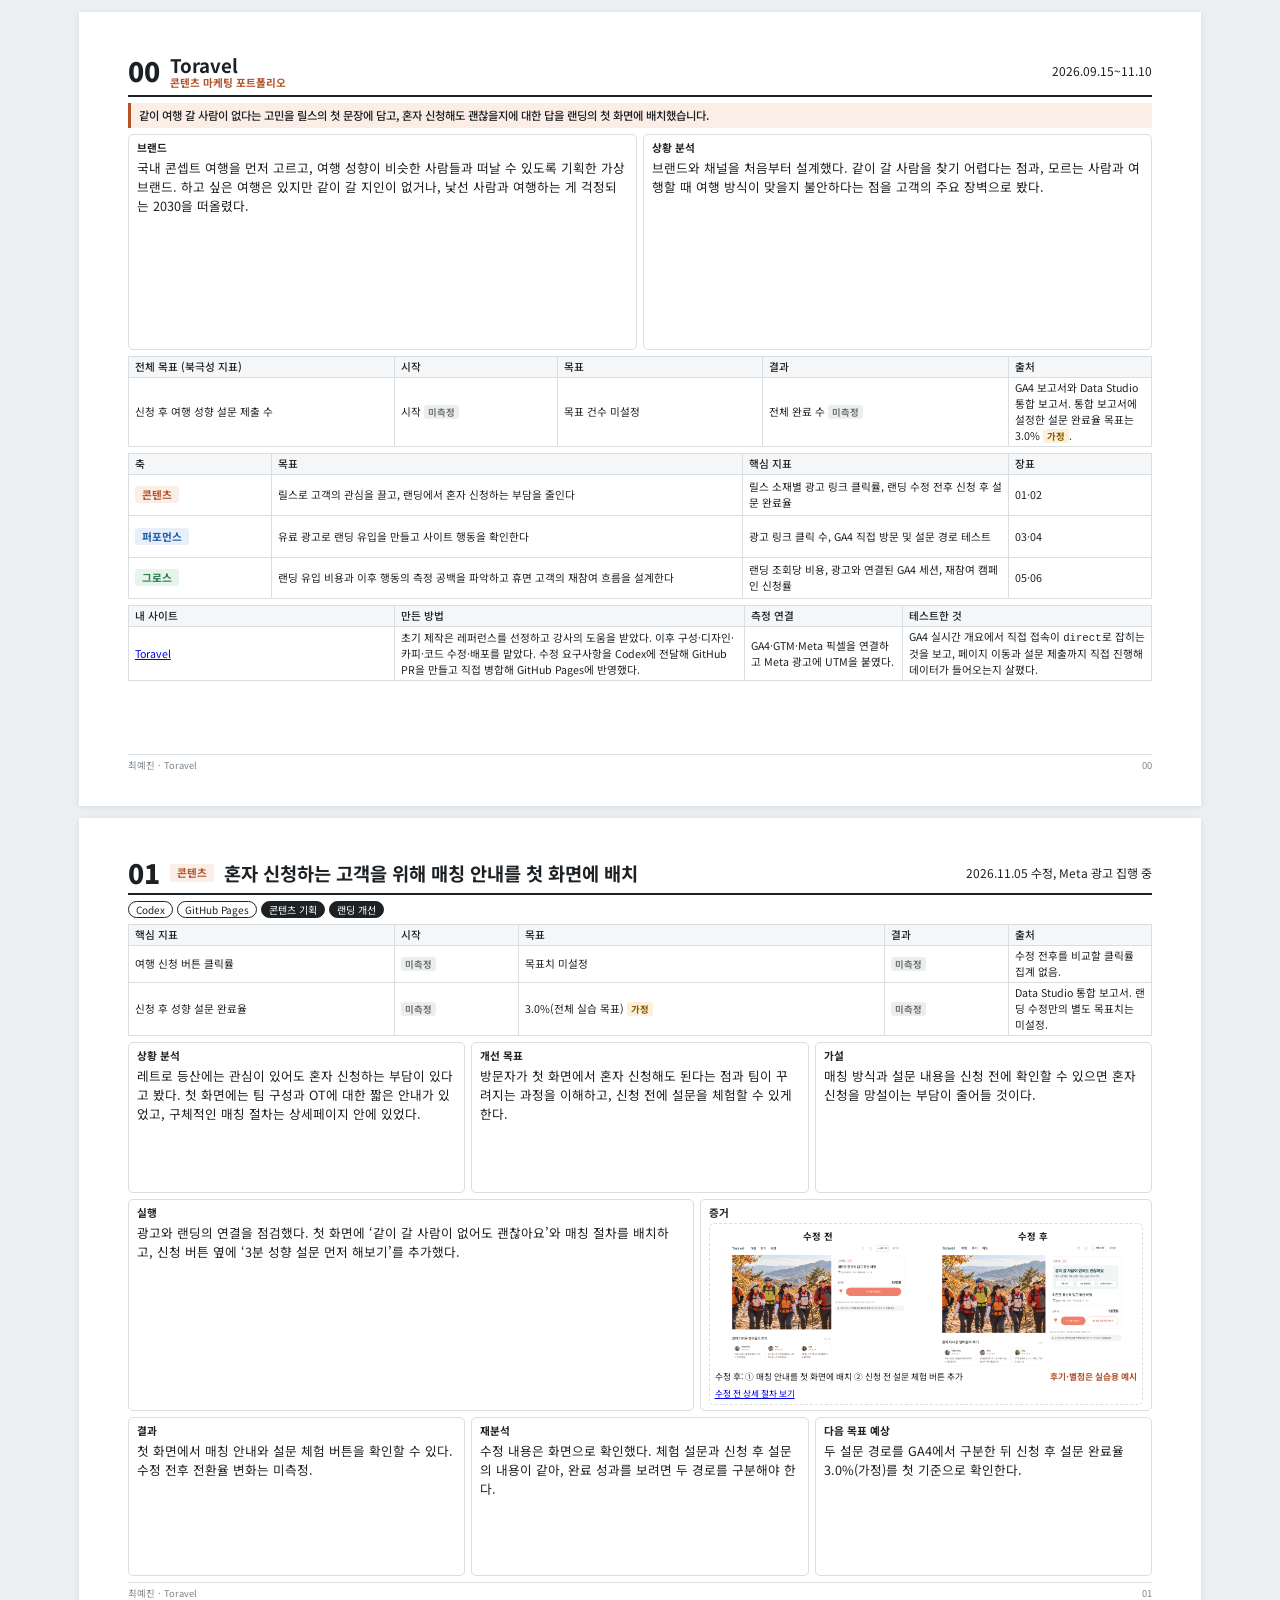
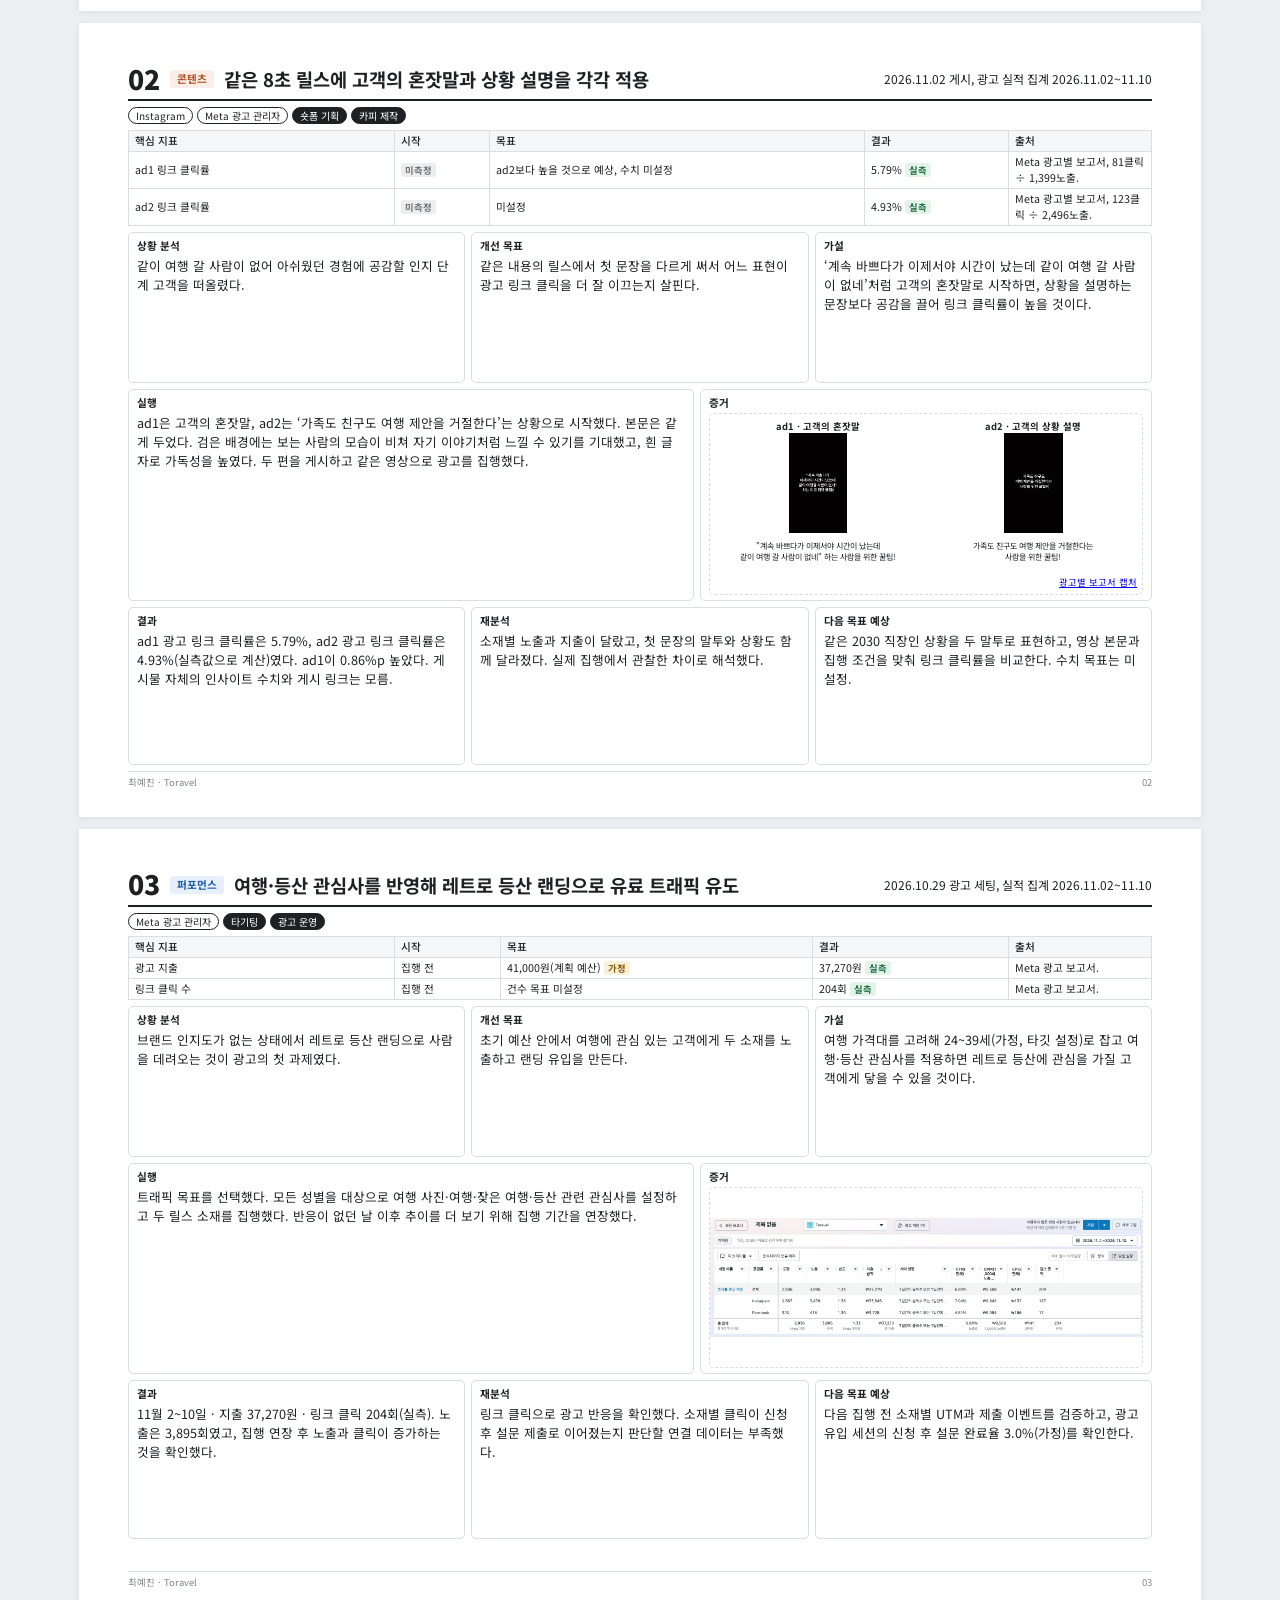
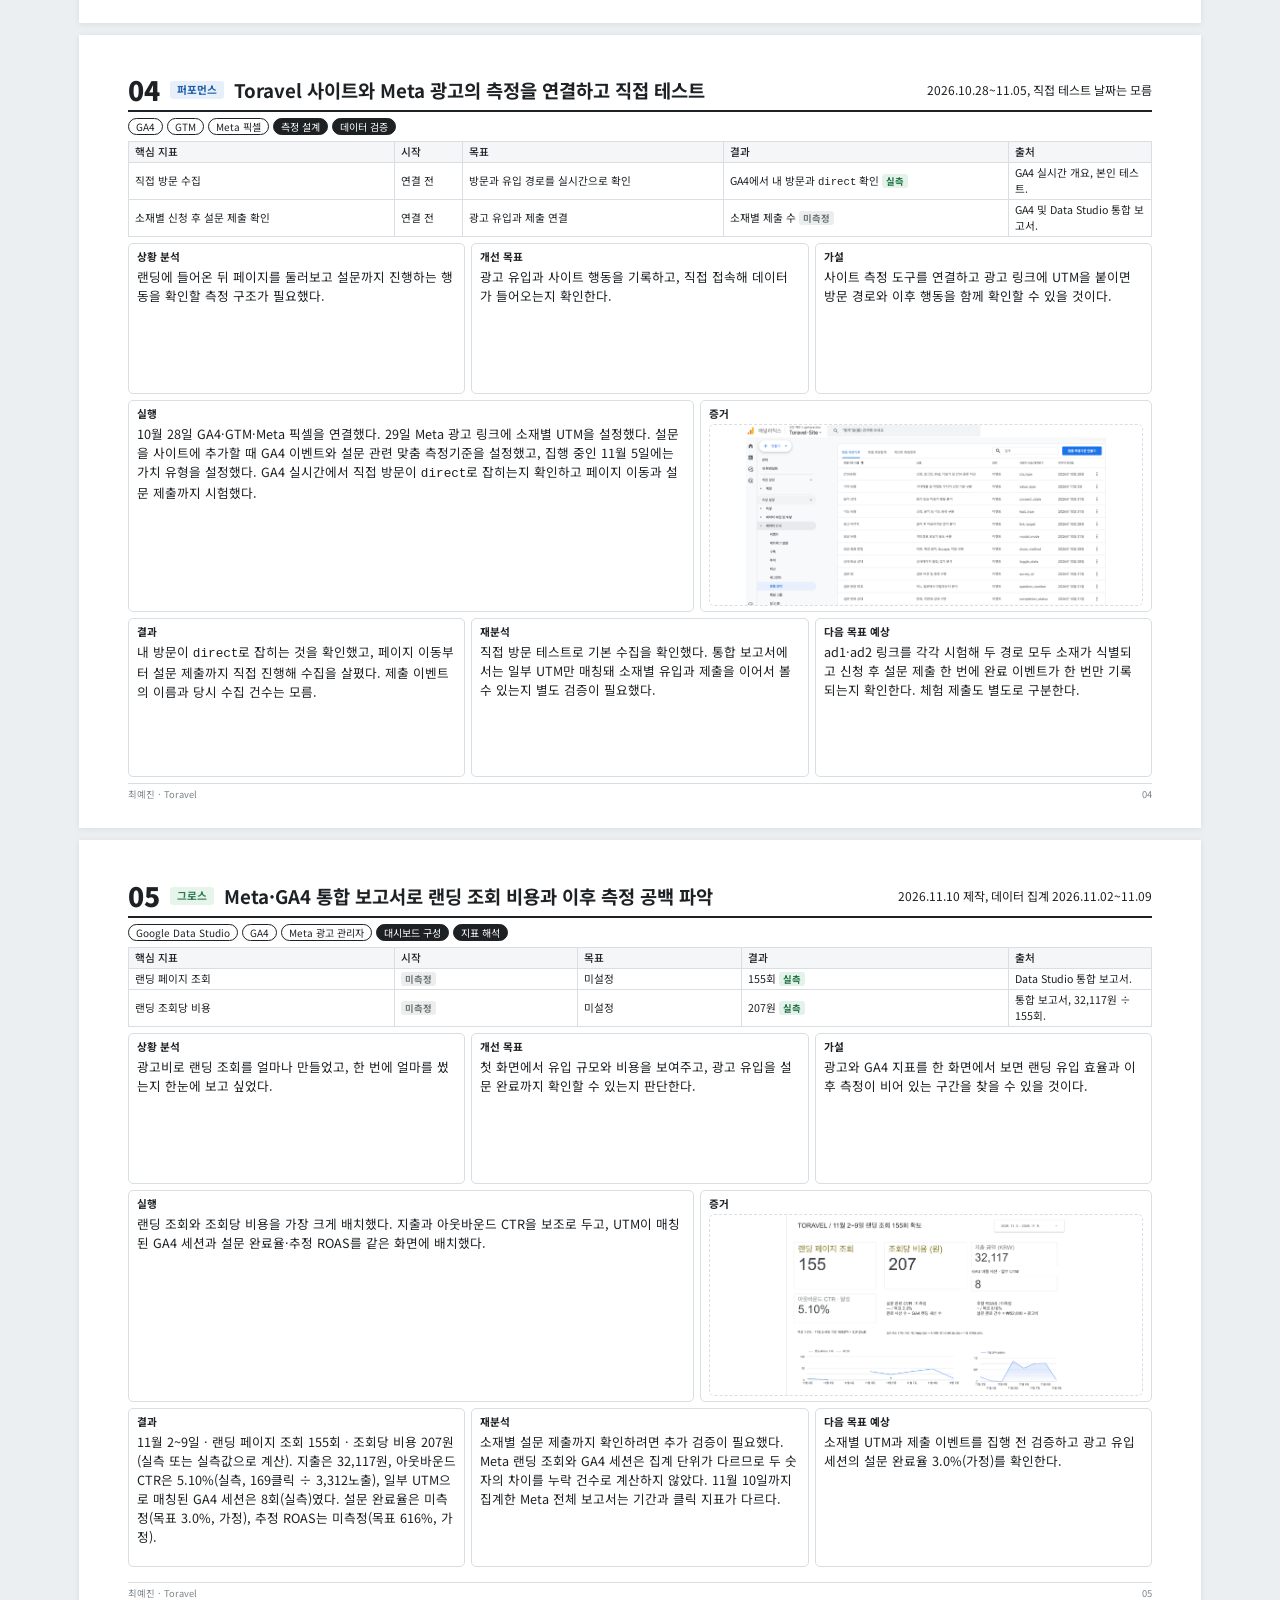
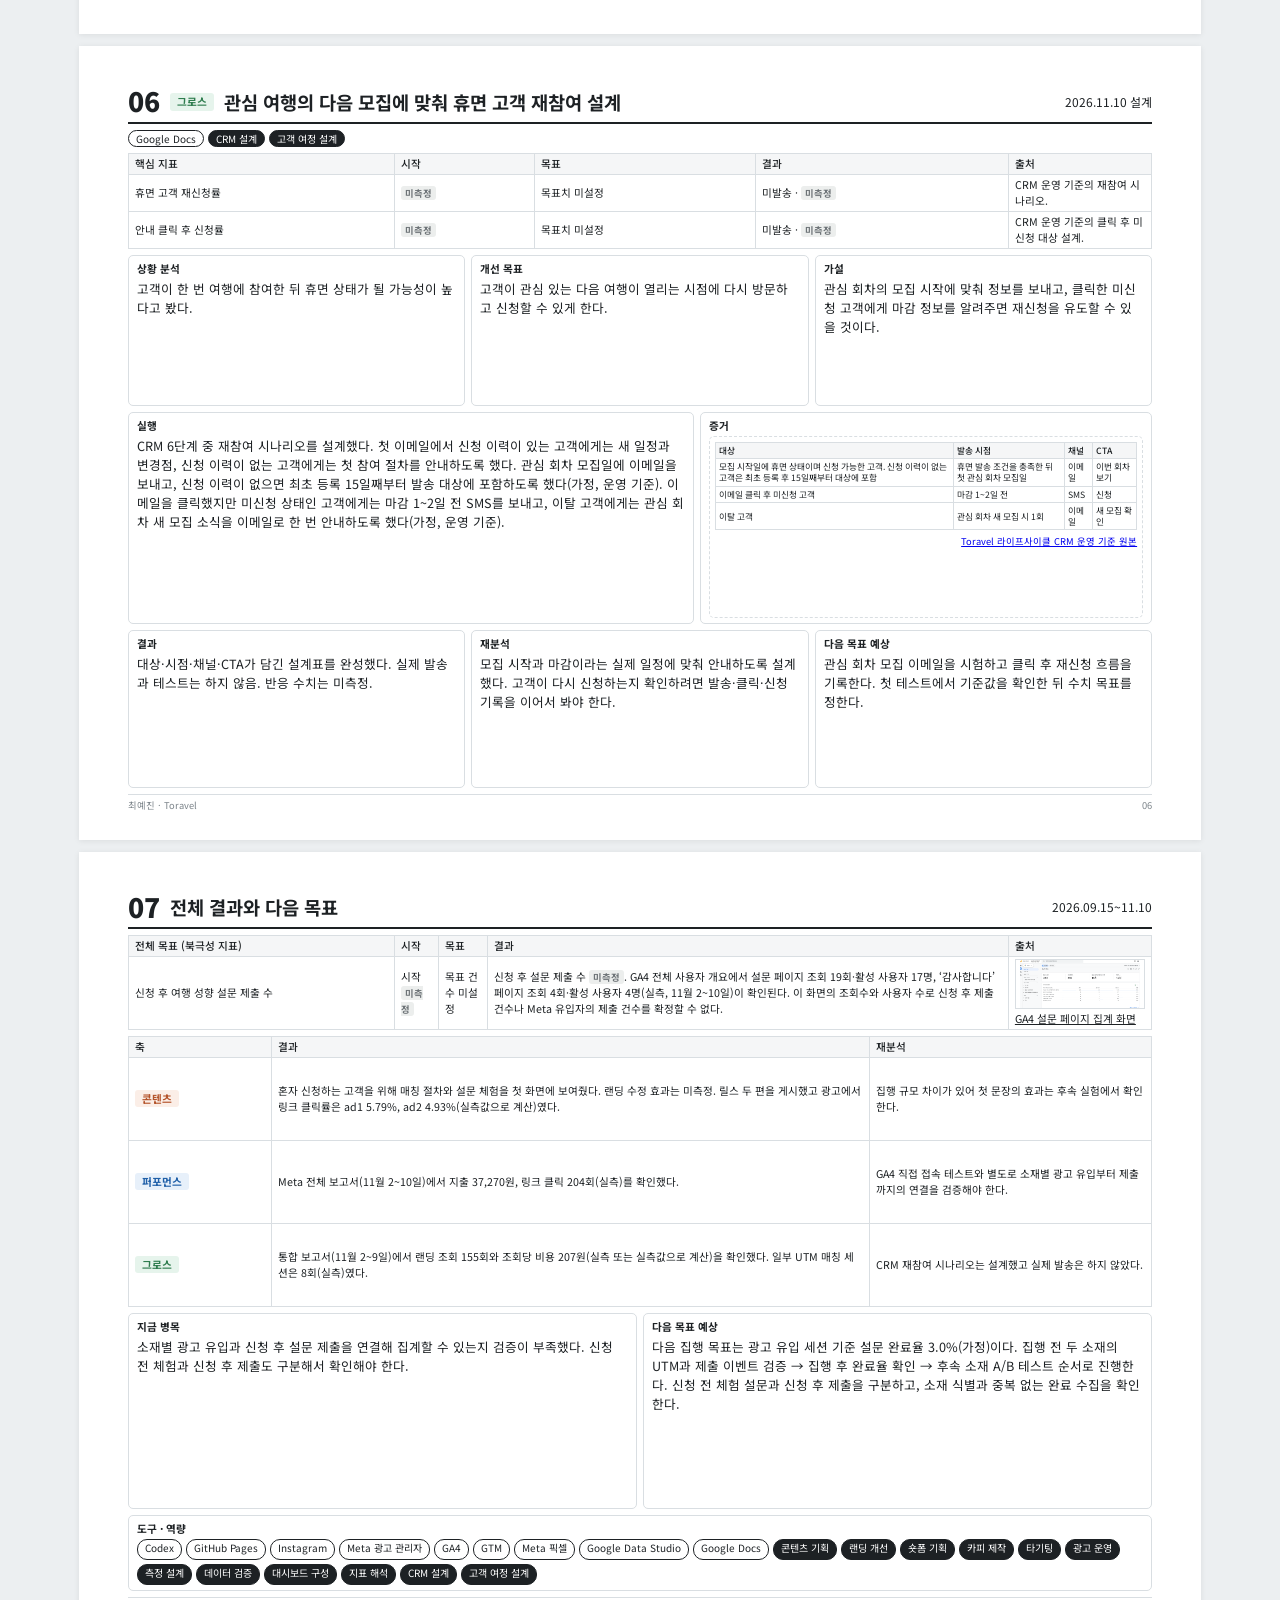
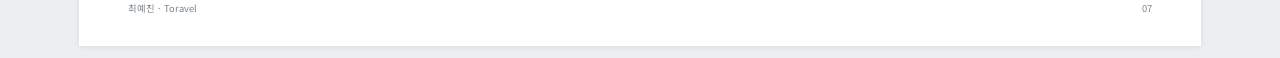
<file: portfolio/index.html>
<!doctype html>
<html lang="ko"><head><meta charset="utf-8"><meta name="viewport" content="width=device-width, initial-scale=1">
<meta name="robots" content="noindex, nofollow">
<title>최예진 포트폴리오</title>
<link href="https://fonts.googleapis.com/css2?family=Noto+Sans+KR:wght@400;500;700;900&display=swap" rel="stylesheet">
<style>
:root{--ink:#1d2124;--muted:#7b8389;--line:#d9dee2;--paper:#fff;--bg:#eceff1;
--c:#b4532a;--c-bg:#fbeee7;--p:#1f5fa8;--p-bg:#e7f0fa;--g:#2f7d4f;--g-bg:#e6f4ec;
--real:#1f6f43;--real-bg:#e3f3e9;--assume:#8a5a00;--assume-bg:#fbf0d9;--none:#6d7377;--none-bg:#eceeed}
@media (prefers-color-scheme: dark){:root:not([data-theme="light"]){--bg:#15181a}}
:root[data-theme="dark"]{--bg:#15181a}
*{box-sizing:border-box}html,body{margin:0}
body{background:var(--bg);color:var(--ink);font-family:"Noto Sans KR",system-ui,sans-serif;font-size:9.5pt;line-height:1.5;-webkit-print-color-adjust:exact;print-color-adjust:exact}
@page{size:A4 landscape;margin:0}
.page{width:297mm;height:210mm;margin:12px auto;background:var(--paper);padding:11mm 13mm 9mm;display:flex;flex-direction:column;gap:6px;overflow:hidden;box-shadow:0 1px 6px rgba(0,0,0,.08)}
@media print{body{background:#fff}.page{margin:0;box-shadow:none;break-after:page}}
@media screen and (max-width:900px){.page{width:auto;height:auto;margin:8px 0;padding:20px 16px}.row3,.row2,.top2{grid-template-columns:1fr !important}}
.hd{display:flex;align-items:center;gap:10px;border-bottom:2px solid var(--ink);padding-bottom:6px}
.no{font-weight:900;font-size:20pt;line-height:1}
.ax{font-size:8pt;font-weight:700;border-radius:3px;padding:1px 7px;white-space:nowrap}
.ax.c{color:var(--c);background:var(--c-bg)}.ax.p{color:var(--p);background:var(--p-bg)}.ax.g{color:var(--g);background:var(--g-bg)}
.ttl{font-size:14pt;font-weight:700;flex:1}
.ttl.with-role{display:flex;flex-direction:column;line-height:1.15}
.ttl.with-role small{font-size:8pt;font-weight:700;color:var(--c);margin-top:2px}
.period{font-size:9pt;white-space:nowrap}
.portfolio-intro{font-size:8.5pt;font-weight:500;border-left:3px solid var(--c);background:var(--c-bg);padding:4px 8px}
.page.overview .s4{height:57mm}
.badges{display:flex;flex-wrap:wrap;gap:4px;font-size:7.5pt}
.b{border:1px solid var(--ink);border-radius:10px;padding:0 7px;white-space:nowrap}
.b.skill{background:var(--ink);color:#fff}
.box{border:1px solid var(--line);border-radius:5px;padding:5px 8px;display:flex;flex-direction:column}
.box>b{font-size:8pt;margin-bottom:2px}
.box>div{flex:1}
.row3{display:grid;grid-template-columns:1fr 1fr 1fr;gap:6px}
.row2{display:grid;grid-template-columns:1.25fr 1fr;gap:6px}
.top2{display:grid;grid-template-columns:1fr 1fr;gap:6px}
.s1{height:40mm}.s2{height:56mm}.s3{height:42mm}.s4{height:66mm}.s5{height:52mm}
.tall td{height:11mm}
table{width:100%;border-collapse:collapse;font-size:8pt}
th,td{border:1px solid var(--line);padding:2px 6px;text-align:left;height:5.4mm}
th{background:#f5f6f7;font-weight:500}
.shot{border:1px dashed var(--line);border-radius:5px;flex:1;overflow:hidden}
.shot img{width:100%;height:100%;object-fit:contain}
.shot.landing-evidence{padding:5px;display:grid;grid-template-columns:1fr 1fr;grid-template-rows:1fr auto;gap:4px 8px}
.shot.landing-evidence figure{margin:0;min-width:0;min-height:0;display:grid;grid-template-rows:auto 1fr;text-align:center}
.shot.landing-evidence figcaption{font-size:7pt;font-weight:700}
.shot.landing-evidence img{min-width:0;min-height:0;object-fit:contain}
.landing-meta{grid-column:1/-1;display:flex;align-items:center;justify-content:space-between;gap:6px;flex-wrap:wrap;font-size:6.5pt;line-height:1.25}
.landing-meta strong{color:var(--c)}
.shot.reel-evidence{padding:5px;display:grid;grid-template-columns:1fr 1fr;grid-template-rows:1fr auto;gap:4px 8px}
.shot.reel-evidence figure{margin:0;min-width:0;min-height:0;display:grid;grid-template-rows:auto minmax(0,1fr) 10mm;text-align:center}
.shot.reel-evidence figcaption{font-size:7pt;font-weight:700}
.shot.reel-evidence img{min-width:0;min-height:0;object-fit:contain}
.shot.reel-evidence .hook-copy{height:10mm;font-size:6pt;line-height:1.35;margin:0;display:flex;align-items:center;justify-content:center;white-space:nowrap}
.shot.reel-evidence .report-source{grid-column:1/-1;font-size:7pt;text-align:right}
.shot.crm-evidence{padding:5px;display:flex;flex-direction:column;gap:4px;overflow:visible}
.shot.crm-evidence table{font-size:6.5pt;line-height:1.3}
.shot.crm-evidence th,.shot.crm-evidence td{height:auto;padding:2px 3px}
.shot.crm-evidence a{font-size:7pt;text-align:right}
.source-thumb{display:flex;flex-direction:column;gap:2px;color:inherit}
.source-thumb img{width:100%;height:13mm;object-fit:contain;border:1px solid var(--line)}
.tag{font-size:7pt;font-weight:700;border-radius:3px;padding:0 4px}
.tag.real{color:var(--real);background:var(--real-bg)}.tag.assume{color:var(--assume);background:var(--assume-bg)}.tag.none{color:var(--none);background:var(--none-bg)}
.ft{margin-top:auto;display:flex;justify-content:space-between;font-size:7pt;color:var(--muted);border-top:1px solid var(--line);padding-top:3px}
</style></head><body>
<section class="page overview">
<div class="hd"><span class="no">00</span><span class="ttl with-role"><span>Toravel</span><small>콘텐츠 마케팅 포트폴리오</small></span><span class="period">2026.09.15~11.10</span></div>
<div class="portfolio-intro">같이 여행 갈 사람이 없다는 고민을 릴스의 첫 문장에 담고, 혼자 신청해도 괜찮을지에 대한 답을 랜딩의 첫 화면에 배치했습니다.</div>
<div class="top2">
 <div class="box s4"><b>브랜드</b><div>국내 콘셉트 여행을 먼저 고르고, 여행 성향이 비슷한 사람들과 떠날 수 있도록 기획한 가상 브랜드. 하고 싶은 여행은 있지만 같이 갈 지인이 없거나, 낯선 사람과 여행하는 게 걱정되는 2030을 떠올렸다.</div></div>
 <div class="box s4"><b>상황 분석</b><div>브랜드와 채널을 처음부터 설계했다. 같이 갈 사람을 찾기 어렵다는 점과, 모르는 사람과 여행할 때 여행 방식이 맞을지 불안하다는 점을 고객의 주요 장벽으로 봤다.</div></div>
</div>
<table><tr><th style="width:26%">전체 목표 (북극성 지표)</th><th>시작</th><th>목표</th><th>결과</th><th style="width:14%">출처</th></tr><tr><td>신청 후 여행 성향 설문 제출 수</td><td>시작 <span class="tag none">미측정</span></td><td>목표 건수 미설정</td><td>전체 완료 수 <span class="tag none">미측정</span></td><td>GA4 보고서와 Data Studio 통합 보고서. 통합 보고서에 설정한 설문 완료율 목표는 3.0% <span class="tag assume">가정</span>.</td></tr></table>
<table class="tall"><tr><th style="width:14%">축</th><th>목표</th><th style="width:26%">핵심 지표</th><th style="width:14%">장표</th></tr>
<tr><td><span class="ax c">콘텐츠</span></td><td>릴스로 고객의 관심을 끌고, 랜딩에서 혼자 신청하는 부담을 줄인다</td><td>릴스 소재별 광고 링크 클릭률, 랜딩 수정 전후 신청 후 설문 완료율</td><td>01·02</td></tr>
<tr><td><span class="ax p">퍼포먼스</span></td><td>유료 광고로 랜딩 유입을 만들고 사이트 행동을 확인한다</td><td>광고 링크 클릭 수, GA4 직접 방문 및 설문 경로 테스트</td><td>03·04</td></tr>
<tr><td><span class="ax g">그로스</span></td><td>랜딩 유입 비용과 이후 행동의 측정 공백을 파악하고 휴면 고객의 재참여 흐름을 설계한다</td><td>랜딩 조회당 비용, 광고와 연결된 GA4 세션, 재참여 캠페인 신청률</td><td>05·06</td></tr></table>
<table class="tall"><tr><th style="width:26%">내 사이트</th><th>만든 방법</th><th>측정 연결</th><th>테스트한 것</th></tr><tr><td><a href="https://yejin9726.github.io/Toravel-Site/">Toravel</a></td><td>초기 제작은 레퍼런스를 선정하고 강사의 도움을 받았다. 이후 구성·디자인·카피·코드 수정·배포를 맡았다. 수정 요구사항을 Codex에 전달해 GitHub PR을 만들고 직접 병합해 GitHub Pages에 반영했다.</td><td>GA4·GTM·Meta 픽셀을 연결하고 Meta 광고에 UTM을 붙였다.</td><td>GA4 실시간 개요에서 직접 접속이 <code>direct</code>로 잡히는 것을 보고, 페이지 이동과 설문 제출까지 직접 진행해 데이터가 들어오는지 살폈다.</td></tr></table>
<div class="ft"><span>최예진 · Toravel</span><span>00</span></div></section><section class="page">
<div class="hd"><span class="no">01</span><span class="ax c">콘텐츠</span><span class="ttl">혼자 신청하는 고객을 위해 매칭 안내를 첫 화면에 배치</span><span class="period">2026.11.05 수정, Meta 광고 집행 중</span></div>
<div class="badges"><span class="b">Codex</span><span class="b">GitHub Pages</span><span class="b skill">콘텐츠 기획</span><span class="b skill">랜딩 개선</span></div>
<table><tr><th style="width:26%">핵심 지표</th><th>시작</th><th>목표</th><th>결과</th><th style="width:14%">출처</th></tr><tr><td>여행 신청 버튼 클릭률</td><td><span class="tag none">미측정</span></td><td>목표치 미설정</td><td><span class="tag none">미측정</span></td><td>수정 전후를 비교할 클릭률 집계 없음.</td></tr><tr><td>신청 후 성향 설문 완료율</td><td><span class="tag none">미측정</span></td><td>3.0%(전체 실습 목표) <span class="tag assume">가정</span></td><td><span class="tag none">미측정</span></td><td>Data Studio 통합 보고서. 랜딩 수정만의 별도 목표치는 미설정.</td></tr></table>
<div class="row3">
 <div class="box s1"><b>상황 분석</b><div>레트로 등산에는 관심이 있어도 혼자 신청하는 부담이 있다고 봤다. 첫 화면에는 팀 구성과 OT에 대한 짧은 안내가 있었고, 구체적인 매칭 절차는 상세페이지 안에 있었다.</div></div>
 <div class="box s1"><b>개선 목표</b><div>방문자가 첫 화면에서 혼자 신청해도 된다는 점과 팀이 꾸려지는 과정을 이해하고, 신청 전에 설문을 체험할 수 있게 한다.</div></div>
 <div class="box s1"><b>가설</b><div>매칭 방식과 설문 내용을 신청 전에 확인할 수 있으면 혼자 신청을 망설이는 부담이 줄어들 것이다.</div></div>
</div>
<div class="row2">
 <div class="box s2"><b>실행</b><div>광고와 랜딩의 연결을 점검했다. 첫 화면에 ‘같이 갈 사람이 없어도 괜찮아요’와 매칭 절차를 배치하고, 신청 버튼 옆에 ‘3분 성향 설문 먼저 해보기’를 추가했다.</div></div>
 <div class="box s2"><b>증거</b><div class="shot landing-evidence"><figure><figcaption>수정 전</figcaption><img src="img/retro-hiking-landing-before.png" alt="레트로 등산 랜딩 수정 전"></figure><figure><figcaption>수정 후</figcaption><img src="img/retro-hiking-landing-after.png" alt="레트로 등산 랜딩 수정 후"></figure><div class="landing-meta"><span>수정 후: ① 매칭 안내를 첫 화면에 배치 ② 신청 전 설문 체험 버튼 추가</span><strong>후기·별점은 실습용 예시</strong><a href="img/retro-hiking-matching-details-before.png">수정 전 상세 절차 보기</a></div></div></div>
</div>
<div class="row3">
 <div class="box s3"><b>결과</b><div>첫 화면에서 매칭 안내와 설문 체험 버튼을 확인할 수 있다. 수정 전후 전환율 변화는 미측정.</div></div>
 <div class="box s3"><b>재분석</b><div>수정 내용은 화면으로 확인했다. 체험 설문과 신청 후 설문의 내용이 같아, 완료 성과를 보려면 두 경로를 구분해야 한다.</div></div>
 <div class="box s3"><b>다음 목표 예상</b><div>두 설문 경로를 GA4에서 구분한 뒤 신청 후 설문 완료율 3.0%(가정)를 첫 기준으로 확인한다.</div></div>
</div>
<div class="ft"><span>최예진 · Toravel</span><span>01</span></div></section><section class="page">
<div class="hd"><span class="no">02</span><span class="ax c">콘텐츠</span><span class="ttl">같은 8초 릴스에 고객의 혼잣말과 상황 설명을 각각 적용</span><span class="period">2026.11.02 게시, 광고 실적 집계 2026.11.02~11.10</span></div>
<div class="badges"><span class="b">Instagram</span><span class="b">Meta 광고 관리자</span><span class="b skill">숏폼 기획</span><span class="b skill">카피 제작</span></div>
<table><tr><th style="width:26%">핵심 지표</th><th>시작</th><th>목표</th><th>결과</th><th style="width:14%">출처</th></tr><tr><td>ad1 링크 클릭률</td><td><span class="tag none">미측정</span></td><td>ad2보다 높을 것으로 예상, 수치 미설정</td><td>5.79% <span class="tag real">실측</span></td><td>Meta 광고별 보고서, 81클릭 ÷ 1,399노출.</td></tr><tr><td>ad2 링크 클릭률</td><td><span class="tag none">미측정</span></td><td>미설정</td><td>4.93% <span class="tag real">실측</span></td><td>Meta 광고별 보고서, 123클릭 ÷ 2,496노출.</td></tr></table>
<div class="row3">
 <div class="box s1"><b>상황 분석</b><div>같이 여행 갈 사람이 없어 아쉬웠던 경험에 공감할 인지 단계 고객을 떠올렸다.</div></div>
 <div class="box s1"><b>개선 목표</b><div>같은 내용의 릴스에서 첫 문장을 다르게 써서 어느 표현이 광고 링크 클릭을 더 잘 이끄는지 살핀다.</div></div>
 <div class="box s1"><b>가설</b><div>‘계속 바쁘다가 이제서야 시간이 났는데 같이 여행 갈 사람이 없네’처럼 고객의 혼잣말로 시작하면, 상황을 설명하는 문장보다 공감을 끌어 링크 클릭률이 높을 것이다.</div></div>
</div>
<div class="row2">
 <div class="box s2"><b>실행</b><div>ad1은 고객의 혼잣말, ad2는 ‘가족도 친구도 여행 제안을 거절한다’는 상황으로 시작했다. 본문은 같게 두었다. 검은 배경에는 보는 사람의 모습이 비쳐 자기 이야기처럼 느낄 수 있기를 기대했고, 흰 글자로 가독성을 높였다. 두 편을 게시하고 같은 영상으로 광고를 집행했다.</div></div>
 <div class="box s2"><b>증거</b><div class="shot reel-evidence"><figure><figcaption>ad1 · 고객의 혼잣말</figcaption><img src="img/reel-ad1-customer-voice-hook.png" alt="ad1 고객의 혼잣말 첫 화면"><p class="hook-copy">"계속 바쁘다가 이제서야 시간이 났는데<br>같이 여행 갈 사람이 없네" 하는 사람을 위한 꿀팁!</p></figure><figure><figcaption>ad2 · 고객의 상황 설명</figcaption><img src="img/reel-ad2-customer-situation-hook.png" alt="ad2 고객의 상황 설명 첫 화면"><p class="hook-copy">가족도 친구도 여행 제안을 거절한다는<br>사람을 위한 꿀팁!</p></figure><a class="report-source" href="img/meta-ads-creative-breakdown.png">광고별 보고서 캡처</a></div></div>
</div>
<div class="row3">
 <div class="box s3"><b>결과</b><div>ad1 광고 링크 클릭률은 5.79%, ad2 광고 링크 클릭률은 4.93%(실측값으로 계산)였다. ad1이 0.86%p 높았다. 게시물 자체의 인사이트 수치와 게시 링크는 모름.</div></div>
 <div class="box s3"><b>재분석</b><div>소재별 노출과 지출이 달랐고, 첫 문장의 말투와 상황도 함께 달라졌다. 실제 집행에서 관찰한 차이로 해석했다.</div></div>
 <div class="box s3"><b>다음 목표 예상</b><div>같은 2030 직장인 상황을 두 말투로 표현하고, 영상 본문과 집행 조건을 맞춰 링크 클릭률을 비교한다. 수치 목표는 미설정.</div></div>
</div>
<div class="ft"><span>최예진 · Toravel</span><span>02</span></div></section><section class="page">
<div class="hd"><span class="no">03</span><span class="ax p">퍼포먼스</span><span class="ttl">여행·등산 관심사를 반영해 레트로 등산 랜딩으로 유료 트래픽 유도</span><span class="period">2026.10.29 광고 세팅, 실적 집계 2026.11.02~11.10</span></div>
<div class="badges"><span class="b">Meta 광고 관리자</span><span class="b skill">타기팅</span><span class="b skill">광고 운영</span></div>
<table><tr><th style="width:26%">핵심 지표</th><th>시작</th><th>목표</th><th>결과</th><th style="width:14%">출처</th></tr><tr><td>광고 지출</td><td>집행 전</td><td>41,000원(계획 예산) <span class="tag assume">가정</span></td><td>37,270원 <span class="tag real">실측</span></td><td>Meta 광고 보고서.</td></tr><tr><td>링크 클릭 수</td><td>집행 전</td><td>건수 목표 미설정</td><td>204회 <span class="tag real">실측</span></td><td>Meta 광고 보고서.</td></tr></table>
<div class="row3">
 <div class="box s1"><b>상황 분석</b><div>브랜드 인지도가 없는 상태에서 레트로 등산 랜딩으로 사람을 데려오는 것이 광고의 첫 과제였다.</div></div>
 <div class="box s1"><b>개선 목표</b><div>초기 예산 안에서 여행에 관심 있는 고객에게 두 소재를 노출하고 랜딩 유입을 만든다.</div></div>
 <div class="box s1"><b>가설</b><div>여행 가격대를 고려해 24~39세(가정, 타깃 설정)로 잡고 여행·등산 관심사를 적용하면 레트로 등산에 관심을 가질 고객에게 닿을 수 있을 것이다.</div></div>
</div>
<div class="row2">
 <div class="box s2"><b>실행</b><div>트래픽 목표를 선택했다. 모든 성별을 대상으로 여행 사진·여행·잦은 여행·등산 관련 관심사를 설정하고 두 릴스 소재를 집행했다. 반응이 없던 날 이후 추이를 더 보기 위해 집행 기간을 연장했다.</div></div>
 <div class="box s2"><b>증거</b><div class="shot"><img src="img/meta-ads-overview.png" alt=""><img src="img/meta-ads-creative-breakdown.png" alt=""></div></div>
</div>
<div class="row3">
 <div class="box s3"><b>결과</b><div>11월 2~10일 · 지출 37,270원 · 링크 클릭 204회(실측). 노출은 3,895회였고, 집행 연장 후 노출과 클릭이 증가하는 것을 확인했다.</div></div>
 <div class="box s3"><b>재분석</b><div>링크 클릭으로 광고 반응을 확인했다. 소재별 클릭이 신청 후 설문 제출로 이어졌는지 판단할 연결 데이터는 부족했다.</div></div>
 <div class="box s3"><b>다음 목표 예상</b><div>다음 집행 전 소재별 UTM과 제출 이벤트를 검증하고, 광고 유입 세션의 신청 후 설문 완료율 3.0%(가정)를 확인한다.</div></div>
</div>
<div class="ft"><span>최예진 · Toravel</span><span>03</span></div></section><section class="page">
<div class="hd"><span class="no">04</span><span class="ax p">퍼포먼스</span><span class="ttl">Toravel 사이트와 Meta 광고의 측정을 연결하고 직접 테스트</span><span class="period">2026.10.28~11.05, 직접 테스트 날짜는 모름</span></div>
<div class="badges"><span class="b">GA4</span><span class="b">GTM</span><span class="b">Meta 픽셀</span><span class="b skill">측정 설계</span><span class="b skill">데이터 검증</span></div>
<table><tr><th style="width:26%">핵심 지표</th><th>시작</th><th>목표</th><th>결과</th><th style="width:14%">출처</th></tr><tr><td>직접 방문 수집</td><td>연결 전</td><td>방문과 유입 경로를 실시간으로 확인</td><td>GA4에서 내 방문과 <code>direct</code> 확인 <span class="tag real">실측</span></td><td>GA4 실시간 개요, 본인 테스트.</td></tr><tr><td>소재별 신청 후 설문 제출 확인</td><td>연결 전</td><td>광고 유입과 제출 연결</td><td>소재별 제출 수 <span class="tag none">미측정</span></td><td>GA4 및 Data Studio 통합 보고서.</td></tr></table>
<div class="row3">
 <div class="box s1"><b>상황 분석</b><div>랜딩에 들어온 뒤 페이지를 둘러보고 설문까지 진행하는 행동을 확인할 측정 구조가 필요했다.</div></div>
 <div class="box s1"><b>개선 목표</b><div>광고 유입과 사이트 행동을 기록하고, 직접 접속해 데이터가 들어오는지 확인한다.</div></div>
 <div class="box s1"><b>가설</b><div>사이트 측정 도구를 연결하고 광고 링크에 UTM을 붙이면 방문 경로와 이후 행동을 함께 확인할 수 있을 것이다.</div></div>
</div>
<div class="row2">
 <div class="box s2"><b>실행</b><div>10월 28일 GA4·GTM·Meta 픽셀을 연결했다. 29일 Meta 광고 링크에 소재별 UTM을 설정했다. 설문을 사이트에 추가할 때 GA4 이벤트와 설문 관련 맞춤 측정기준을 설정했고, 집행 중인 11월 5일에는 가치 유형을 설정했다. GA4 실시간에서 직접 방문이 <code>direct</code>로 잡히는지 확인하고 페이지 이동과 설문 제출까지 시험했다.</div></div>
 <div class="box s2"><b>증거</b><div class="shot"><img src="img/ga4-custom-dimensions.png" alt=""></div></div>
</div>
<div class="row3">
 <div class="box s3"><b>결과</b><div>내 방문이 <code>direct</code>로 잡히는 것을 확인했고, 페이지 이동부터 설문 제출까지 직접 진행해 수집을 살폈다. 제출 이벤트의 이름과 당시 수집 건수는 모름.</div></div>
 <div class="box s3"><b>재분석</b><div>직접 방문 테스트로 기본 수집을 확인했다. 통합 보고서에서는 일부 UTM만 매칭돼 소재별 유입과 제출을 이어서 볼 수 있는지 별도 검증이 필요했다.</div></div>
 <div class="box s3"><b>다음 목표 예상</b><div>ad1·ad2 링크를 각각 시험해 두 경로 모두 소재가 식별되고 신청 후 설문 제출 한 번에 완료 이벤트가 한 번만 기록되는지 확인한다. 체험 제출도 별도로 구분한다.</div></div>
</div>
<div class="ft"><span>최예진 · Toravel</span><span>04</span></div></section><section class="page">
<div class="hd"><span class="no">05</span><span class="ax g">그로스</span><span class="ttl">Meta·GA4 통합 보고서로 랜딩 조회 비용과 이후 측정 공백 파악</span><span class="period">2026.11.10 제작, 데이터 집계 2026.11.02~11.09</span></div>
<div class="badges"><span class="b">Google Data Studio</span><span class="b">GA4</span><span class="b">Meta 광고 관리자</span><span class="b skill">대시보드 구성</span><span class="b skill">지표 해석</span></div>
<table><tr><th style="width:26%">핵심 지표</th><th>시작</th><th>목표</th><th>결과</th><th style="width:14%">출처</th></tr><tr><td>랜딩 페이지 조회</td><td><span class="tag none">미측정</span></td><td>미설정</td><td>155회 <span class="tag real">실측</span></td><td>Data Studio 통합 보고서.</td></tr><tr><td>랜딩 조회당 비용</td><td><span class="tag none">미측정</span></td><td>미설정</td><td>207원 <span class="tag real">실측</span></td><td>통합 보고서, 32,117원 ÷ 155회.</td></tr></table>
<div class="row3">
 <div class="box s1"><b>상황 분석</b><div>광고비로 랜딩 조회를 얼마나 만들었고, 한 번에 얼마를 썼는지 한눈에 보고 싶었다.</div></div>
 <div class="box s1"><b>개선 목표</b><div>첫 화면에서 유입 규모와 비용을 보여주고, 광고 유입을 설문 완료까지 확인할 수 있는지 판단한다.</div></div>
 <div class="box s1"><b>가설</b><div>광고와 GA4 지표를 한 화면에서 보면 랜딩 유입 효율과 이후 측정이 비어 있는 구간을 찾을 수 있을 것이다.</div></div>
</div>
<div class="row2">
 <div class="box s2"><b>실행</b><div>랜딩 조회와 조회당 비용을 가장 크게 배치했다. 지출과 아웃바운드 CTR을 보조로 두고, UTM이 매칭된 GA4 세션과 설문 완료율·추정 ROAS를 같은 화면에 배치했다.</div></div>
 <div class="box s2"><b>증거</b><div class="shot"><img src="img/meta-ga4-dashboard.png" alt=""></div></div>
</div>
<div class="row3">
 <div class="box s3"><b>결과</b><div>11월 2~9일 · 랜딩 페이지 조회 155회 · 조회당 비용 207원(실측 또는 실측값으로 계산). 지출은 32,117원, 아웃바운드 CTR은 5.10%(실측, 169클릭 ÷ 3,312노출), 일부 UTM으로 매칭된 GA4 세션은 8회(실측)였다. 설문 완료율은 미측정(목표 3.0%, 가정), 추정 ROAS는 미측정(목표 616%, 가정).</div></div>
 <div class="box s3"><b>재분석</b><div>소재별 설문 제출까지 확인하려면 추가 검증이 필요했다. Meta 랜딩 조회와 GA4 세션은 집계 단위가 다르므로 두 숫자의 차이를 누락 건수로 계산하지 않았다. 11월 10일까지 집계한 Meta 전체 보고서는 기간과 클릭 지표가 다르다.</div></div>
 <div class="box s3"><b>다음 목표 예상</b><div>소재별 UTM과 제출 이벤트를 집행 전 검증하고 광고 유입 세션의 설문 완료율 3.0%(가정)를 확인한다.</div></div>
</div>
<div class="ft"><span>최예진 · Toravel</span><span>05</span></div></section><section class="page">
<div class="hd"><span class="no">06</span><span class="ax g">그로스</span><span class="ttl">관심 여행의 다음 모집에 맞춰 휴면 고객 재참여 설계</span><span class="period">2026.11.10 설계</span></div>
<div class="badges"><span class="b">Google Docs</span><span class="b skill">CRM 설계</span><span class="b skill">고객 여정 설계</span></div>
<table><tr><th style="width:26%">핵심 지표</th><th>시작</th><th>목표</th><th>결과</th><th style="width:14%">출처</th></tr><tr><td>휴면 고객 재신청률</td><td><span class="tag none">미측정</span></td><td>목표치 미설정</td><td>미발송 · <span class="tag none">미측정</span></td><td>CRM 운영 기준의 재참여 시나리오.</td></tr><tr><td>안내 클릭 후 신청률</td><td><span class="tag none">미측정</span></td><td>목표치 미설정</td><td>미발송 · <span class="tag none">미측정</span></td><td>CRM 운영 기준의 클릭 후 미신청 대상 설계.</td></tr></table>
<div class="row3">
 <div class="box s1"><b>상황 분석</b><div>고객이 한 번 여행에 참여한 뒤 휴면 상태가 될 가능성이 높다고 봤다.</div></div>
 <div class="box s1"><b>개선 목표</b><div>고객이 관심 있는 다음 여행이 열리는 시점에 다시 방문하고 신청할 수 있게 한다.</div></div>
 <div class="box s1"><b>가설</b><div>관심 회차의 모집 시작에 맞춰 정보를 보내고, 클릭한 미신청 고객에게 마감 정보를 알려주면 재신청을 유도할 수 있을 것이다.</div></div>
</div>
<div class="row2">
 <div class="box s2"><b>실행</b><div>CRM 6단계 중 재참여 시나리오를 설계했다. 첫 이메일에서 신청 이력이 있는 고객에게는 새 일정과 변경점, 신청 이력이 없는 고객에게는 첫 참여 절차를 안내하도록 했다. 관심 회차 모집일에 이메일을 보내고, 신청 이력이 없으면 최초 등록 15일째부터 발송 대상에 포함하도록 했다(가정, 운영 기준). 이메일을 클릭했지만 미신청 상태인 고객에게는 마감 1~2일 전 SMS를 보내고, 이탈 고객에게는 관심 회차 새 모집 소식을 이메일로 한 번 안내하도록 했다(가정, 운영 기준).</div></div>
 <div class="box s2"><b>증거</b><div class="shot crm-evidence"><table><tr><th>대상</th><th>발송 시점</th><th>채널</th><th>CTA</th></tr><tr><td>모집 시작일에 휴면 상태이며 신청 가능한 고객. 신청 이력이 없는 고객은 최초 등록 후 15일째부터 대상에 포함</td><td>휴면 발송 조건을 충족한 뒤 첫 관심 회차 모집일</td><td>이메일</td><td>이번 회차 보기</td></tr><tr><td>이메일 클릭 후 미신청 고객</td><td>마감 1~2일 전</td><td>SMS</td><td>신청</td></tr><tr><td>이탈 고객</td><td>관심 회차 새 모집 시 1회</td><td>이메일</td><td>새 모집 확인</td></tr></table><a href="https://docs.google.com/document/d/1-RnZQvriw99GzP6uATY0LOh_XJ5FixkMSTjPOwTKuMs/edit">Toravel 라이프사이클 CRM 운영 기준 원본</a></div></div>
</div>
<div class="row3">
 <div class="box s3"><b>결과</b><div>대상·시점·채널·CTA가 담긴 설계표를 완성했다. 실제 발송과 테스트는 하지 않음. 반응 수치는 미측정.</div></div>
 <div class="box s3"><b>재분석</b><div>모집 시작과 마감이라는 실제 일정에 맞춰 안내하도록 설계했다. 고객이 다시 신청하는지 확인하려면 발송·클릭·신청 기록을 이어서 봐야 한다.</div></div>
 <div class="box s3"><b>다음 목표 예상</b><div>관심 회차 모집 이메일을 시험하고 클릭 후 재신청 흐름을 기록한다. 첫 테스트에서 기준값을 확인한 뒤 수치 목표를 정한다.</div></div>
</div>
<div class="ft"><span>최예진 · Toravel</span><span>06</span></div></section><section class="page">
<div class="hd"><span class="no">07</span><span class="ttl">전체 결과와 다음 목표</span><span class="period">2026.09.15~11.10</span></div>
<table><tr><th style="width:26%">전체 목표 (북극성 지표)</th><th>시작</th><th>목표</th><th>결과</th><th style="width:14%">출처</th></tr><tr><td>신청 후 여행 성향 설문 제출 수</td><td>시작 <span class="tag none">미측정</span></td><td>목표 건수 미설정</td><td>신청 후 설문 제출 수 <span class="tag none">미측정</span>. GA4 전체 사용자 개요에서 설문 페이지 조회 19회·활성 사용자 17명, ‘감사합니다’ 페이지 조회 4회·활성 사용자 4명(실측, 11월 2~10일)이 확인된다. 이 화면의 조회수와 사용자 수로 신청 후 제출 건수나 Meta 유입자의 제출 건수를 확정할 수 없다.</td><td><a class="source-thumb" href="img/ga4-survey-page-overview.png"><img src="img/ga4-survey-page-overview.png" alt="GA4 설문 페이지 집계 화면"><span>GA4 설문 페이지 집계 화면</span></a></td></tr></table>
<table><tr><th style="width:14%">축</th><th>결과</th><th>재분석</th></tr>
<tr style="height:22mm"><td><span class="ax c">콘텐츠</span></td><td>혼자 신청하는 고객을 위해 매칭 절차와 설문 체험을 첫 화면에 보여줬다. 랜딩 수정 효과는 미측정. 릴스 두 편을 게시했고 광고에서 링크 클릭률은 ad1 5.79%, ad2 4.93%(실측값으로 계산)였다.</td><td>집행 규모 차이가 있어 첫 문장의 효과는 후속 실험에서 확인한다.</td></tr>
<tr style="height:22mm"><td><span class="ax p">퍼포먼스</span></td><td>Meta 전체 보고서(11월 2~10일)에서 지출 37,270원, 링크 클릭 204회(실측)를 확인했다.</td><td>GA4 직접 접속 테스트와 별도로 소재별 광고 유입부터 제출까지의 연결을 검증해야 한다.</td></tr>
<tr style="height:22mm"><td><span class="ax g">그로스</span></td><td>통합 보고서(11월 2~9일)에서 랜딩 조회 155회와 조회당 비용 207원(실측 또는 실측값으로 계산)을 확인했다. 일부 UTM 매칭 세션은 8회(실측)였다.</td><td>CRM 재참여 시나리오는 설계했고 실제 발송은 하지 않았다.</td></tr></table>
<div class="top2">
 <div class="box s5"><b>지금 병목</b><div>소재별 광고 유입과 신청 후 설문 제출을 연결해 집계할 수 있는지 검증이 부족했다. 신청 전 체험과 신청 후 제출도 구분해서 확인해야 한다.</div></div>
 <div class="box s5"><b>다음 목표 예상</b><div>다음 집행 목표는 광고 유입 세션 기준 설문 완료율 3.0%(가정)이다. 집행 전 두 소재의 UTM과 제출 이벤트 검증 → 집행 후 완료율 확인 → 후속 소재 A/B 테스트 순서로 진행한다. 신청 전 체험 설문과 신청 후 제출을 구분하고, 소재 식별과 중복 없는 완료 수집을 확인한다.</div></div>
</div>
<div class="box"><b>도구 · 역량</b><div class="badges" style="min-height:12mm"><span class="b">Codex</span><span class="b">GitHub Pages</span><span class="b">Instagram</span><span class="b">Meta 광고 관리자</span><span class="b">GA4</span><span class="b">GTM</span><span class="b">Meta 픽셀</span><span class="b">Google Data Studio</span><span class="b">Google Docs</span><span class="b skill">콘텐츠 기획</span><span class="b skill">랜딩 개선</span><span class="b skill">숏폼 기획</span><span class="b skill">카피 제작</span><span class="b skill">타기팅</span><span class="b skill">광고 운영</span><span class="b skill">측정 설계</span><span class="b skill">데이터 검증</span><span class="b skill">대시보드 구성</span><span class="b skill">지표 해석</span><span class="b skill">CRM 설계</span><span class="b skill">고객 여정 설계</span></div></div>
<div class="ft"><span>최예진 · Toravel</span><span>07</span></div></section>
</body></html>
</file>
